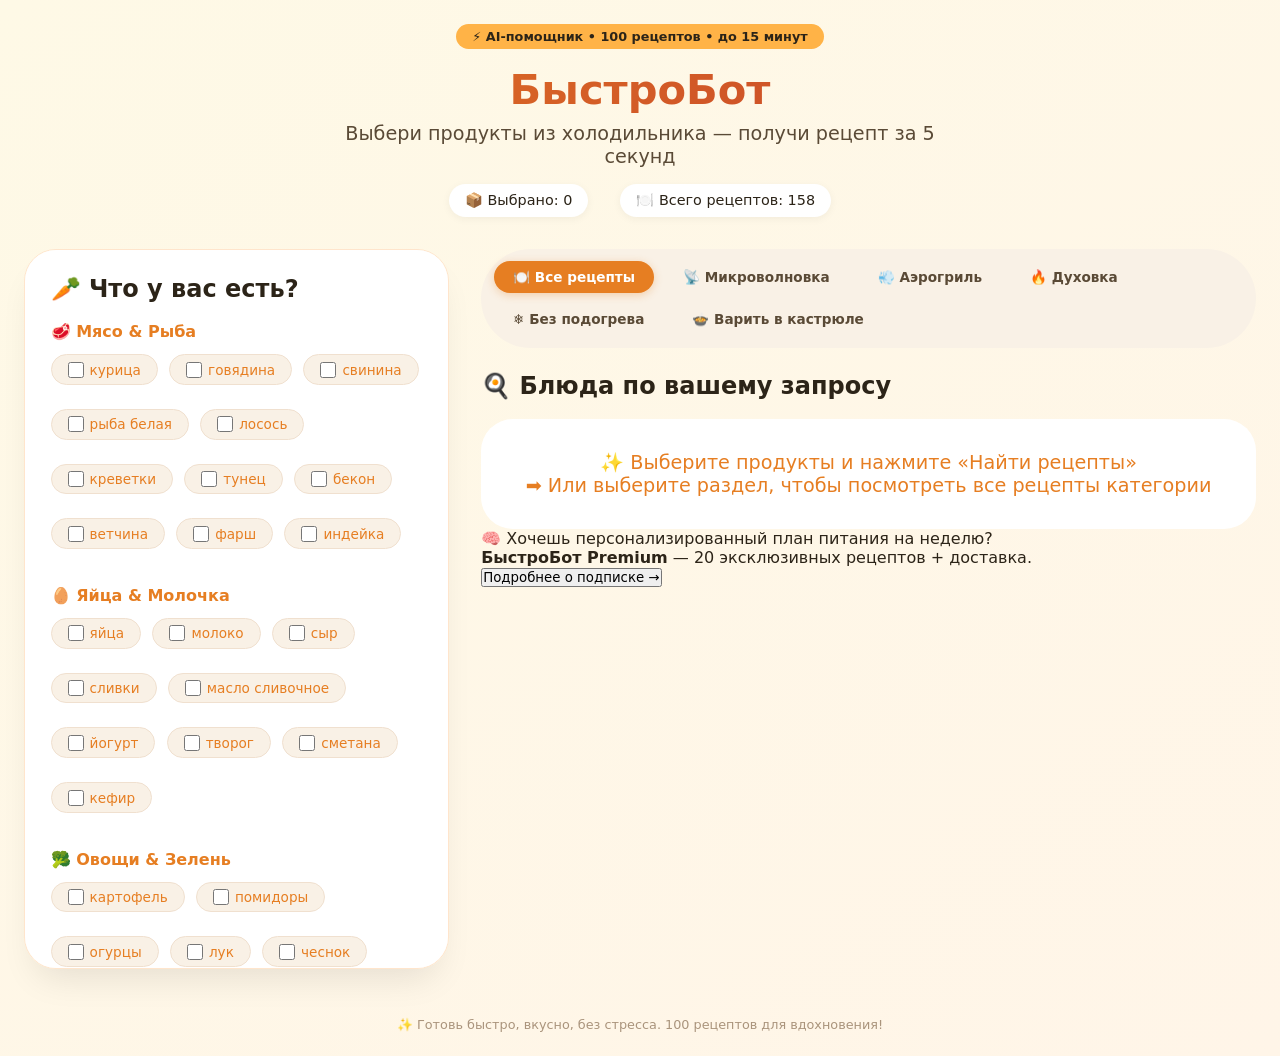
<file: ai.html>
<!DOCTYPE html>
<html lang="ru">
<head>
    <meta charset="UTF-8">
    <meta name="viewport" content="width=device-width, initial-scale=1.0, user-scalable=yes">
    <title>БыстроБот — 100 рецептов | AI помощник</title>
    <link rel="stylesheet" href="style.css">
</head>
<body>
    <div class="container">
        <div class="header">
            <div class="badge">⚡ AI-помощник • 100 рецептов • до 15 минут</div>
            <h1>БыстроБот</h1>
            <div class="subhead">Выбери продукты из холодильника — получи рецепт за 5 секунд</div>
            <div class="stats" id="stats"></div>
        </div>
        <div class="grid">
            <div class="filters-panel">
                <h2>🥕 Что у вас есть?</h2>
                <div class="ingredient-group">
                    <label>🥩 Мясо & Рыба</label>
                    <div class="checkbox-grid" id="group-protein"></div>
                </div>
                <div class="ingredient-group">
                    <label>🥚 Яйца & Молочка</label>
                    <div class="checkbox-grid" id="group-dairy"></div>
                </div>
                <div class="ingredient-group">
                    <label>🥦 Овощи & Зелень</label>
                    <div class="checkbox-grid" id="group-veggies"></div>
                </div>
                <div class="ingredient-group">
                    <label>🍝 Бакалея & Крупы</label>
                    <div class="checkbox-grid" id="group-pantry"></div>
                </div>
                <div class="ingredient-group">
                    <label>🧂 Соусы & Специи</label>
                    <div class="checkbox-grid" id="group-sauces"></div>
                </div>
                <button class="btn-ai" id="findRecipeBtn">🤖 Найти рецепты (AI подбор)</button>
                <button class="btn-ai btn-reset" id="resetBtn">🔄 Сбросить все</button>
            </div>
            <div class="recipes-panel">
                <div class="section-tabs" id="sectionTabs">
                    <button class="tab-btn active" data-method="all">🍽️ Все рецепты</button>
                    <button class="tab-btn" data-method="microwave">📡 Микроволновка</button>
                    <button class="tab-btn" data-method="airfryer">💨 Аэрогриль</button>
                    <button class="tab-btn" data-method="oven">🔥 Духовка</button>
                    <button class="tab-btn" data-method="cold">❄️ Без подогрева</button>
                    <button class="tab-btn" data-method="boil">🍲 Варить в кастрюле</button>
                </div>
                <h2>🍳 Блюда по вашему запросу <span id="recipeCount" style="font-size:1rem;"></span></h2>
                <div id="recipesList"></div>
                <div class="premium-banner">
                    🧠 Хочешь персонализированный план питания на неделю?
                    <br><strong>БыстроБот Premium</strong> — 20 эксклюзивных рецептов + доставка.
                    <br><button id="premiumBtn">Подробнее о подписке →</button>
                </div>
            </div>
        </div>
        <footer>✨ Готовь быстро, вкусно, без стресса. 100 рецептов для вдохновения!</footer>
    </div>
    <div id="recipeModal" class="modal">
        <div class="modal-content">
            <div class="modal-header">
                <h2 id="modalTitle">📖 Подробный рецепт</h2>
                <button class="close-modal" id="closeModalBtn">&times;</button>
            </div>
            <div class="modal-body" id="modalBody"></div>
        </div>
    </div>
    <script src="script.js"></script>
</body>
</html>
</file>
<file: style.css>
* {
    margin: 0;
    padding: 0;
    box-sizing: border-box;
    font-family: system-ui, -apple-system, 'Segoe UI', Roboto, 'Helvetica Neue', sans-serif;
}
body {
    background: linear-gradient(145deg, #fef9e6 0%, #fff5e8 100%);
    color: #2c2418;
    padding: 1.5rem;
    min-height: 100vh;
}
.container {
    max-width: 1400px;
    margin: 0 auto;
}
.header {
    text-align: center;
    margin-bottom: 2rem;
}
.badge {
    background: #ffb347;
    display: inline-block;
    padding: 0.3rem 1rem;
    border-radius: 40px;
    font-size: 0.8rem;
    font-weight: 600;
    color: #2c2418;
    margin-bottom: 1rem;
}
h1 {
    font-size: 2.6rem;
    font-weight: 800;
    background: linear-gradient(135deg, #e67e22, #c0392b);
    background-clip: text;
    -webkit-background-clip: text;
    color: transparent;
    margin-bottom: 0.5rem;
}
.subhead {
    font-size: 1.2rem;
    color: #5a4a36;
    max-width: 600px;
    margin: 0 auto;
}
.stats {
    display: flex;
    justify-content: center;
    gap: 2rem;
    margin-top: 1rem;
    flex-wrap: wrap;
}
.stat-card {
    background: white;
    padding: 0.5rem 1rem;
    border-radius: 40px;
    font-size: 0.9rem;
    box-shadow: 0 2px 8px rgba(0,0,0,0.05);
}
.grid {
    display: flex;
    flex-wrap: wrap;
    gap: 2rem;
    margin: 2rem 0;
}
.filters-panel {
    flex: 1.2;
    min-width: 280px;
    background: white;
    border-radius: 2rem;
    padding: 1.6rem;
    box-shadow: 0 20px 35px -12px rgba(0, 0, 0, 0.1);
    height: fit-content;
    border: 1px solid #ffe5cc;
    max-height: 80vh;
    overflow-y: auto;
}
.filters-panel::-webkit-scrollbar { width: 8px; }
.filters-panel::-webkit-scrollbar-track { background: #f9f1e6; border-radius: 10px; }
.filters-panel::-webkit-scrollbar-thumb { background: #e67e22; border-radius: 10px; }
.recipes-panel {
    flex: 2.5;
    min-width: 280px;
}
h2 {
    font-size: 1.5rem;
    margin-bottom: 1.2rem;
    font-weight: 600;
    display: flex;
    align-items: center;
    gap: 8px;
}
.section-tabs {
    display: flex;
    flex-wrap: wrap;
    gap: 0.6rem;
    margin-bottom: 1.5rem;
    background: #f9f1e6;
    padding: 0.8rem;
    border-radius: 60px;
}
.tab-btn {
    background: transparent;
    border: none;
    padding: 0.5rem 1.2rem;
    border-radius: 40px;
    font-weight: 600;
    font-size: 0.85rem;
    cursor: pointer;
    transition: 0.2s;
    color: #5a4a36;
}
.tab-btn.active {
    background: #e67e22;
    color: white;
    box-shadow: 0 2px 8px rgba(230,126,34,0.3);
}
.tab-btn:hover:not(.active) { background: #ffe0bc; }
.ingredient-group { margin-bottom: 1.5rem; }
.ingredient-group label {
    font-weight: 600;
    display: block;
    margin-bottom: 0.8rem;
    font-size: 1rem;
    color: #e67e22;
}
.checkbox-grid {
    display: flex;
    flex-wrap: wrap;
    gap: 0.7rem;
}
.checkbox-grid label {
    background: #f9f1e6;
    padding: 0.4rem 1rem;
    border-radius: 40px;
    font-weight: normal;
    font-size: 0.85rem;
    cursor: pointer;
    transition: all 0.2s;
    border: 1px solid #f0e0cf;
    display: flex;
    align-items: center;
    gap: 6px;
}
.checkbox-grid input {
    width: 16px;
    height: 16px;
    accent-color: #e67e22;
    cursor: pointer;
}
.checkbox-grid label:has(input:checked) {
    background: #e67e22;
    color: white;
    border-color: #e67e22;
}
.btn-ai {
    background: #2c3e2b;
    color: white;
    border: none;
    padding: 0.9rem 1.5rem;
    font-size: 1rem;
    font-weight: 600;
    border-radius: 60px;
    cursor: pointer;
    width: 100%;
    margin-top: 1rem;
    transition: 0.2s;
    box-shadow: 0 6px 14px rgba(0,0,0,0.1);
    display: flex;
    align-items: center;
    justify-content: center;
    gap: 8px;
}
.btn-ai:hover { background: #1f2e1e; transform: scale(0.98); }
.btn-reset { background: #95a5a6; margin-top: 0.5rem; }
.btn-reset:hover { background: #7f8c8d; }
.recipe-card {
    background: white;
    border-radius: 1.8rem;
    padding: 1.5rem;
    margin-bottom: 1.5rem;
    box-shadow: 0 12px 24px -12px rgba(0,0,0,0.08);
    transition: all 0.2s;
    border: 1px solid #ffe0bc;
}
.recipe-card:hover { transform: translateY(-2px); box-shadow: 0 20px 30px -12px rgba(0,0,0,0.15); }
.recipe-card h3 {
    font-size: 1.4rem;
    font-weight: 700;
    margin-bottom: 0.5rem;
    display: flex;
    flex-wrap: wrap;
    align-items: center;
    gap: 8px;
}
.meta { display: flex; gap: 1rem; flex-wrap: wrap; margin: 0.8rem 0; font-size: 0.85rem; color: #7f6b55; }
.meta span { background: #f9f0e4; padding: 0.2rem 0.8rem; border-radius: 30px; }
.method-tag { background: #d4e6f1; color: #2c3e50; font-size: 0.7rem; padding: 0.2rem 0.7rem; border-radius: 30px; }
.match-score { background: #e8f5e9; color: #2e7d32; font-size: 0.7rem; padding: 0.2rem 0.6rem; border-radius: 30px; }
.steps-list { margin: 1rem 0 0.5rem 0; line-height: 1.5; color: #3e3324; }
.btn-detail { background: #e67e22; color: white; border: none; padding: 0.5rem 1.2rem; border-radius: 40px; font-size: 0.85rem; cursor: pointer; margin-top: 0.8rem; transition: 0.2s; }
.btn-detail:hover { background: #d35400; }
hr { margin: 1rem 0; border: none; border-top: 1px solid #f3e1cd; }
footer { text-align: center; margin-top: 3rem; color: #aa947c; font-size: 0.8rem; }
.loading { text-align: center; padding: 2rem; font-size: 1.2rem; color: #e67e22; background: white; border-radius: 2rem; }
.modal { display: none; position: fixed; z-index: 1000; left: 0; top: 0; width: 100%; height: 100%; background-color: rgba(0,0,0,0.6); backdrop-filter: blur(4px); }
.modal-content { background: white; margin: 5% auto; padding: 0; border-radius: 2rem; width: 90%; max-width: 700px; max-height: 85vh; overflow-y: auto; box-shadow: 0 25px 50px -12px rgba(0,0,0,0.25); animation: fadeInUp 0.3s ease-out; }
.modal-header { background: linear-gradient(135deg, #e67e22, #c0392b); padding: 1.5rem; border-radius: 2rem 2rem 0 0; color: white; display: flex; justify-content: space-between; align-items: center; position: sticky; top: 0; }
.modal-header h2 { margin: 0; color: white; }
.close-modal { background: rgba(255,255,255,0.2); border: none; font-size: 1.8rem; cursor: pointer; color: white; width: 40px; height: 40px; border-radius: 50%; display: flex; align-items: center; justify-content: center; transition: 0.2s; }
.close-modal:hover { background: rgba(255,255,255,0.4); }
.modal-body { padding: 1.8rem; }
.modal-step { margin-bottom: 1rem; padding: 0.8rem; background: #fef9e6; border-radius: 1rem; display: flex; gap: 1rem; align-items: flex-start; }
.step-number { background: #e67e22; color: white; width: 30px; height: 30px; border-radius: 50%; display: flex; align-items: center; justify-content: center; font-weight: bold; flex-shrink: 0; }
@keyframes fadeInUp { from { opacity: 0; transform: translateY(20px); } to { opacity: 1; transform: translateY(0); } }
@media (max-width: 720px) { body { padding: 1rem; } h1 { font-size: 2rem; } .filters-panel { max-height: none; } .modal-content { margin: 10% auto; width: 95%; } .section-tabs { overflow-x: auto; flex-wrap: nowrap; } }
.empty-state { background: #fff0e0; border-radius: 2rem; padding: 2rem; text-align: center; }
</file>
